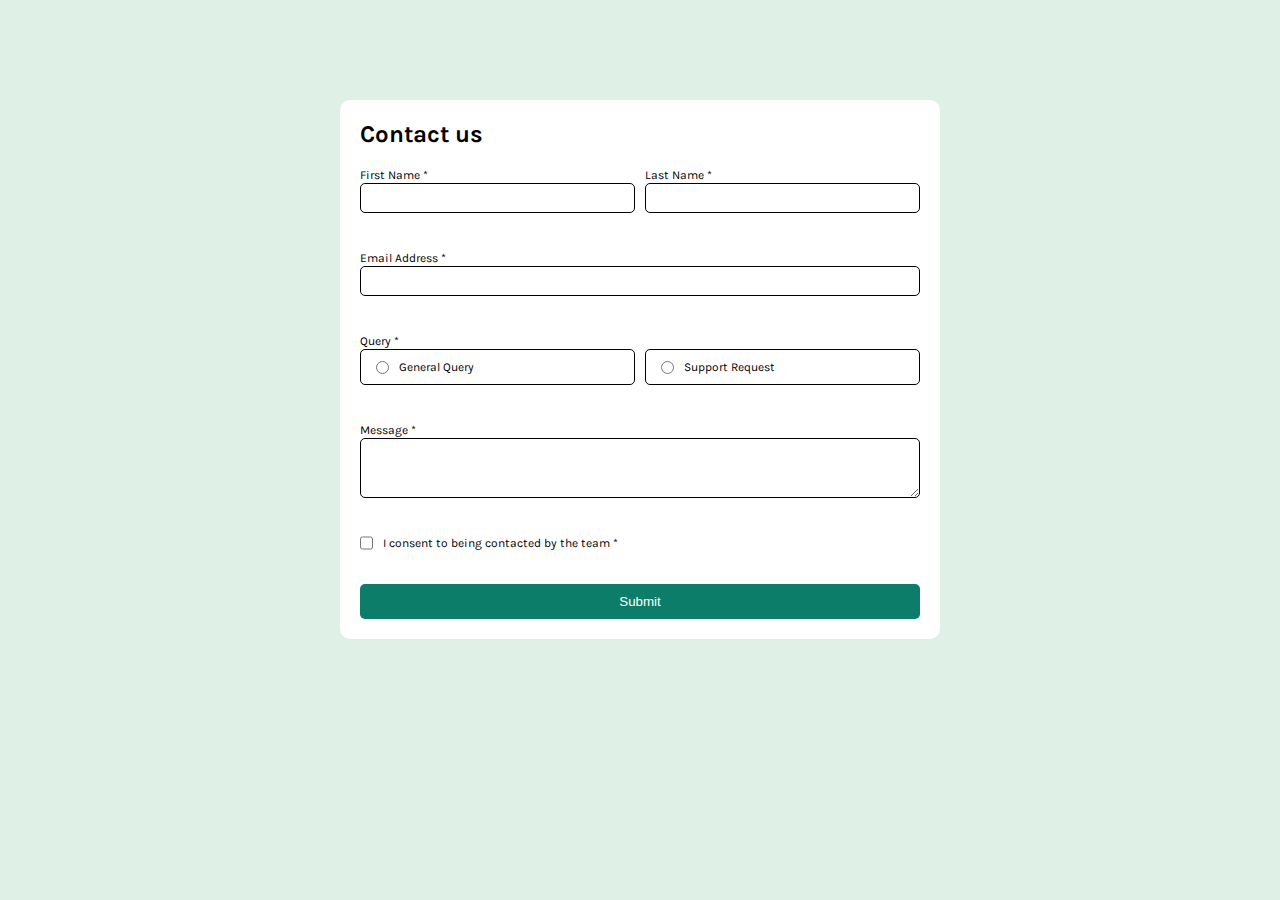
<file: contact-form-main/index.html>
<!DOCTYPE html>
<html lang="en">
  <head>
    <meta charset="UTF-8" />
    <meta name="viewport" content="width=device-width, initial-scale=1.0" />
    <!-- displays site properly based on user's device -->

    <link
      rel="icon"
      type="image/png"
      sizes="32x32"
      href="./assets/images/favicon-32x32.png"
    />
    <link rel="stylesheet" href="styles.css" />
    <title>Frontend Mentor | Contact form</title>

    <!-- Feel free to remove these styles or customise in your own stylesheet 👍 -->
    <style>
      .attribution {
        font-size: 11px;
        text-align: center;
      }
      .attribution a {
        color: hsl(228, 45%, 44%);
      }
    </style>
  </head>
  <body>
    <section class="toastBox" role="alert" aria-live="polite">
      <div>
        <img src="./assets/images/icon-success-check.svg" alt="Checkmark indicating success" />
        <span>
            Message Sent!
        </span>
      </div>
      Thanks for completing the form. We'll be in touch soon!
    </section>
    <main>
      <h2>Contact us</h2>
      <form>
        <article class="name">
          <div class="first">
            <label for="firstname">First Name *</label> <br />
            <input type="text" id="firstname" name="firstname" required aria-required="true" aria-label="firstname"/>
            <p class="error" aria-hidden="true">This field is required</p>
          </div>
          <div class="last">
            <label for="lastname">Last Name *</label> <br />
            <input type="text" id="lastname" name="lastname" required aria-required="true" aria-label="lastname"/>
            <p class="error" aria-hidden="true">This field is required</p>
          </div>
        </article>
        <article class="email">
          <label for="emailId">Email Address *</label><br />
          <input type="email" id="emailId" name="email" required aria-required="true" aria-label="email"/>
          <p class="error" aria-hidden="true">Please enter a valid email address</p>
        </article>
        <article class="query" aria-label="query">
          <label for="radio">Query *</label><br />
          <div class="radi">
            <label class="radio-container">
              <input type="radio" name="query" value="general" />
              <span>General Query</span>
            </label>

            <label class="radio-container">
              <input type="radio" name="query" value="support" />
              <span>Support Request</span>
            </label>
          </div>
          <p class="error" aria-hidden="true">Please select a query type</p>
        </article>
        <article class="message">
          <label for="message">Message *</label><br />
          <textarea id="message" name="message" required aria-required="true" aria-label="message"></textarea>
          <p class="error" aria-hidden="true">This field is required</p>
        </article>
        <article class="final">
          <input type="checkbox" name="concent" id="concent" aria-required="true" aria-label="checkbox"/>
          <span  for="concent" class="check" >
            I consent to being contacted by the team *
          </span>
        </article>
        <p class="error" aria-hidden="true" aria-label="error">
          To submit this form, please consent to being contacted
        </p>
        <button type="submit" role="submit">Submit</button>
      </form>
    </main>

    <!-- <div class="attribution">
    Challenge by <a href="https://www.frontendmentor.io?ref=challenge">Frontend Mentor</a>. 
    Coded by <a href="#">Your Name Here</a>.
  </div> -->
  </body>
  <script src="./main.js"></script>
</html>
</file>
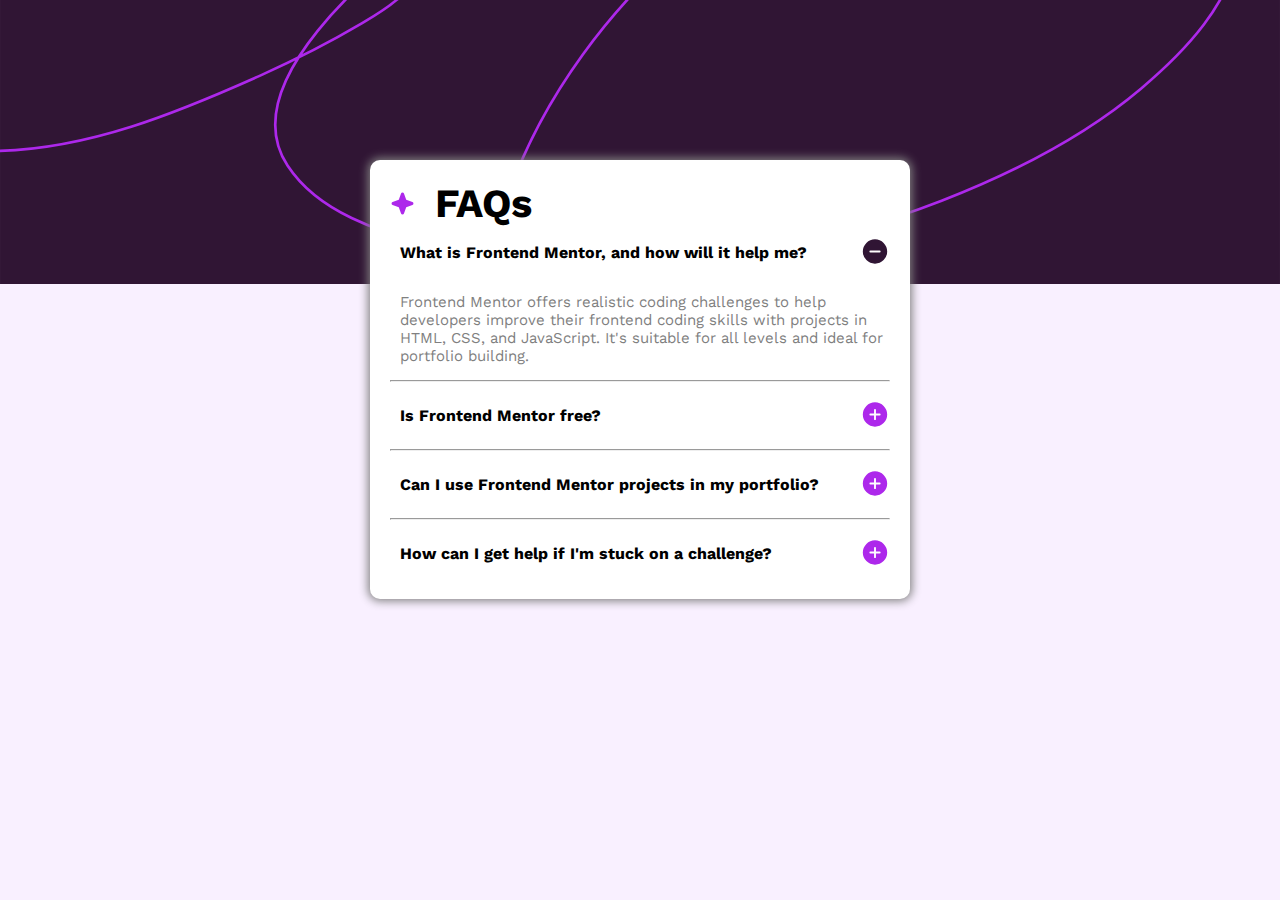
<file: faq-accordion-main/index.html>
<!DOCTYPE html>
<html lang="en">
  <head>
    <meta charset="UTF-8" />
    <meta name="viewport" content="width=device-width, initial-scale=1.0" />
    <!-- displays site properly based on user's device -->

    <link
      rel="icon"
      type="image/png"
      sizes="32x32"
      href="./assets/images/favicon-32x32.png"
    />
    <link
      href="https://fonts.googleapis.com/css2?family=Work+Sans:wght@400;600;700&display=swap"
      rel="stylesheet"
    />

    <link rel="stylesheet" href="style.css" />

    <title>Frontend Mentor | FAQ accordion</title>

    <!-- Feel free to remove these styles or customise in your own stylesheet 👍 -->
    <style>
      .attribution {
        font-size: 11px;
        text-align: center;
      }
      .attribution a {
        color: hsl(228, 45%, 44%);
      }
    </style>
  </head>
  <body>
    <main>
      <picture>
        <source
          media="(max-width:600px)"
          srcset="./assets/images/background-pattern-mobile.svg"
          alt="background image"
        />
        <img
          class="top-image"
          src="./assets/images/background-pattern-desktop.svg"
          alt="background image"
        />
      </picture>

      <article>
        <header>
          <img src="./assets/images/icon-star.svg" alt="star" />
          <h1>FAQs</h1>
        </header>
        <div class="question" aria-label="1st question">
          <section>
            <h3 class="ques" id="question1" data-target="answer1">
              What is Frontend Mentor, and how will it help me?
            </h3>
            <button aria-controls="answer1" aria-expanded="false">

                <img
                src="./assets/images/icon-minus.svg"
                alt="plus sign button to see answers"
                class="btn"
                data-target="answer1"
                />
            </button>
          </section>
          <p id="answer1" class="answer1" aria-label="answer description">
            Frontend Mentor offers realistic coding challenges to help
            developers improve their frontend coding skills with projects in
            HTML, CSS, and JavaScript. It's suitable for all levels and ideal
            for portfolio building.
          </p>
        </div>
        <hr />
        <div class="question"  aria-label="2nd question">
          <section>
            <h3 class="ques" id="answer2" data-target="answer2">Is Frontend Mentor free?</h3>
            <button aria-controls="answer2" aria-expanded="false">

                <img
                src="./assets/images/icon-plus.svg"
                alt=" plus sign button to see answers"
                class="btn"
                data-target="answer2"
                />
            </button>
          </section>
          <p id="answer2" class="answer2" aria-label="answer description">
            Yes, Frontend Mentor offers both free and premium coding challenges,
            with the free option providing access to a range of projects
            suitable for all skill levels.
          </p>
        </div>
        <hr />
        <div class="question" aria-label="3rd question">
          <section>
            <h3 class="ques" id="question3" data-target="answer3">
              Can I use Frontend Mentor projects in my portfolio?
            </h3>
            <button aria-controls="answer3" aria-expanded="false">

                <img
                src="./assets/images/icon-plus.svg"
                alt="plus sign to see answers"
                class="btn"
                data-target="answer3"
                />
            </button>
          </section>
          <p id="answer3" class="answer3" aria-label="answer description">
            Yes, you can use projects completed on Frontend Mentor in your
            portfolio. It's an excellent way to showcase your skills to
            potential employers!
          </p>
        </div>
        <hr />
        <div class="question" aria-label="4th question">
          <section>
            <h3 class="ques" id="question4" data-target="answer4">
              How can I get help if I'm stuck on a challenge?
            </h3>
            <button>

                <img
                src="./assets/images/icon-plus.svg"
                alt="plus sign button to see answers"
                class="btn"
                data-target="answer4"
                />
            </button>
          </section>
          <p id="answer4" class="answer4" aria-label="answer description">
            The best place to get help is inside Frontend Mentor's Discord
            community. There's a help channel where you can ask questions and
            seek support from other community members.
          </p>
        </div>
      </article>
    </main>

    <!-- FAQs

  What is Frontend Mentor, and how will it help me?

  Frontend Mentor offers realistic coding challenges to help developers improve their 
  frontend coding skills with projects in HTML, CSS, and JavaScript. It's suitable for 
  all levels and ideal for portfolio building.

  Is Frontend Mentor free?

  Yes, Frontend Mentor offers both free and premium coding challenges, with the free 
  option providing access to a range of projects suitable for all skill levels.

  Can I use Frontend Mentor projects in my portfolio?

  Yes, you can use projects completed on Frontend Mentor in your portfolio. It's an excellent
  way to showcase your skills to potential employers!

  How can I get help if I'm stuck on a Frontend Mentor challenge?
  
  The best place to get help is inside Frontend Mentor's Discord community. There's a help 
  channel where you can ask questions and seek support from other community members. -->

    <!-- <div class="attribution">
    Challenge by <a href="https://www.frontendmentor.io?ref=challenge" target="_blank">Frontend Mentor</a>. 
    Coded by <a href="#">Your Name Here</a>.
  </div> -->
  </body>
  <script src="./index.js"></script>
</html>
</file>
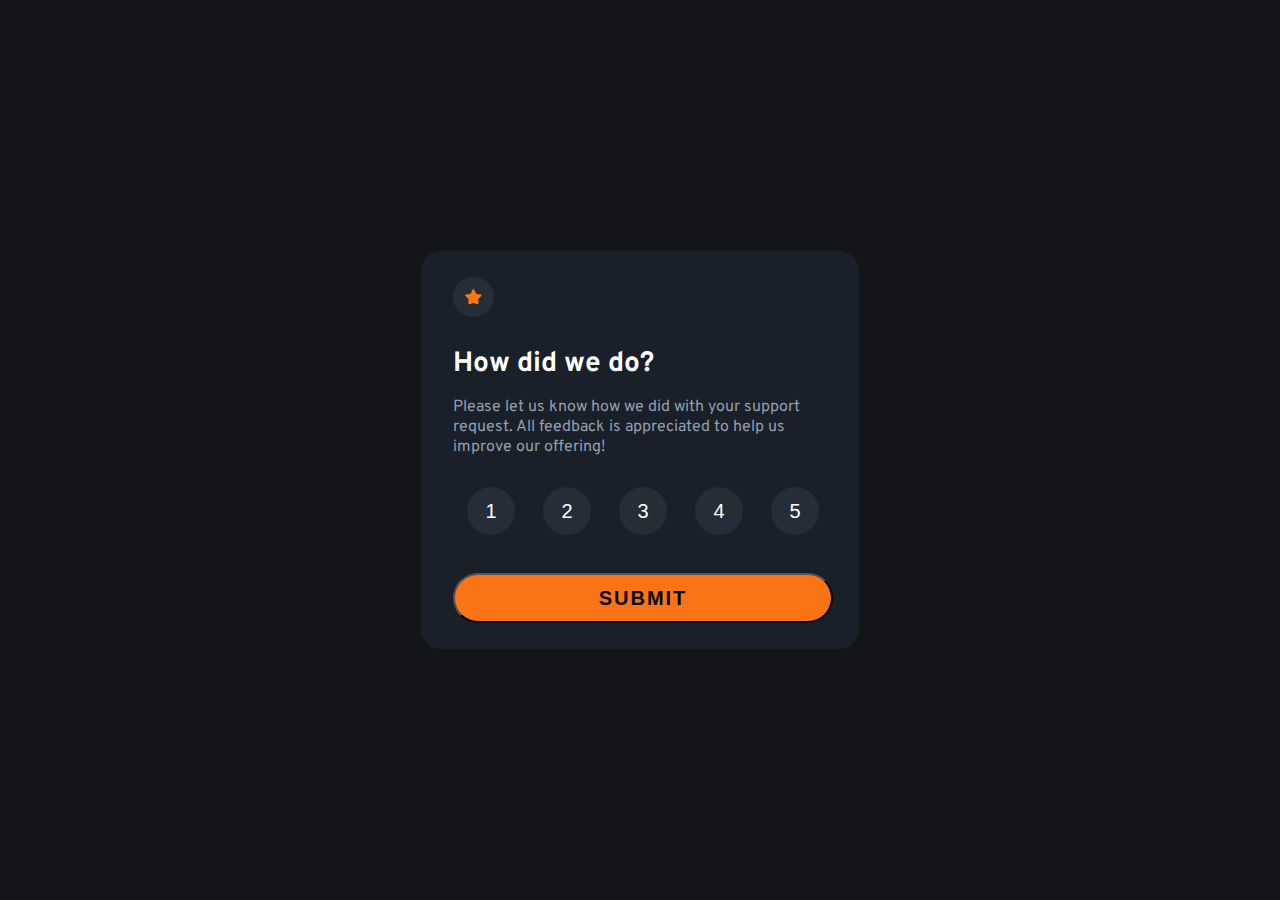
<file: interactive-rating-component-main/index.html>
<!DOCTYPE html>
<html lang="en">
  <head>
    <meta charset="UTF-8" />
    <meta name="viewport" content="width=device-width, initial-scale=1.0" />
    <!-- displays site properly based on user's device -->

    <link
      rel="icon"
      type="image/png"
      sizes="32x32"
      href="./images/favicon-32x32.png"
    />
    <link rel="stylesheet" href="style.css" />
    <link
      href="https://fonts.googleapis.com/css2?family=Overpass:wght@400;700&display=swap"
      rel="stylesheet"
    />

    <title>Frontend Mentor | Interactive rating component</title>

    <!-- Feel free to remove these styles or customise in your own stylesheet 👍 -->
    <style>
      .attribution {
        font-size: 11px;
        text-align: center;
      }
      .attribution a {
        color: hsl(228, 45%, 44%);
      }
    </style>
  </head>
  <body>
    <!-- Rating state start -->
    <main>
      <article class="starter ">
        <img src="./images/icon-star.svg" alt="star with in circle" />
        <header class="question">How did we do?</header>
        <p class="content">
          Please let us know how we did with your support request. All feedback
          is appreciated to help us improve our offering!
        </p>
        
        <nav aria-label="rating out of 5">
            <button onclick="handlescore('1',this)" aria-label="Rate 1 out of 5">1</button>
            <button onclick="handlescore('2',this)" aria-label="Rate 2 out of 5">2</button>
            <button onclick="handlescore('3',this)" aria-label="Rate 3 out of 5">3</button>
            <button onclick="handlescore('4',this)" aria-label="Rate 4 out of 5">4</button>
            <button onclick="handlescore('5',this)" aria-label="Rate 5 out of 5">5</button>
            </nav>
        <div>
          <button onclick="handleSubmit()" aria-label="Submit your rating" aria-disabled="true">SUBMIT</button>
        </div>
      </article>
      <article class="rating hide">
        <img src="./images/illustration-thank-you.svg" alt="score image" />
        <h3 class="score">You selected <span></span> out of 5</h3>
        <h1 class="thankyou">Thank you!</h1>
        <p class="thankcontent">
          We appreciate you taking the time to give a rating. If 
          you ever need more support, don't hesitate to get in touch!
        </p>
      </article>
    </main>

    <!-- Thank you state end -->

    <!-- <div class="attribution">
    Challenge by <a href="https://www.frontendmentor.io?ref=challenge" target="_blank">Frontend Mentor</a>. 
    Coded by <a href="#">Your Name Here</a>.
  </div> -->
  </body>
  <script src="./index.js"></script>
</html>
</file>
<file: contact-form-main/styles.css>
@import url('https://fonts.googleapis.com/css2?family=Karla:wght@400;700&display=swap');
p{
    margin: 0;padding: 0;
}
*{
    margin: 0;
    padding: 0;
    box-sizing: border-box;
    
}
body{
    display: flex;
    align-items: center;
    justify-content: center;
    height: 100%;
    background-color: hsl(148, 38%, 91%);
    font-family: 'Karla', sans-serif;
    font-weight: 400;
    flex-direction: column;

}
main{
    background-color: white;
    padding: 20px;

    border-radius: 10px;
    
    width: 600px;
    margin-bottom: 100px;
    margin-top: 100px;
    

}
.name{
    display: flex;
    align-items: center;
    justify-content: space-between;
    gap: 10px;
    /* margin-bottom: 20px; */
    

}
.name input{
    height: 30px;
    border-radius: 5px;
    border: 1px solid black;
}
.first{
    width: 60%;
}
.last{
    width: 60%;
}
form{
    display: flex;
    flex-direction: column;
    
    margin-top: 1rem;
    
}
label{
    font-size: 12px;
}

.email input{
    width: 100%;
    height: 30px;
    border-radius: 5px;
    border: 1px solid black;
}

.radi{
    display: flex;
    align-items: center;
    justify-content: space-around;
    gap: 10px;

}
.radio-container{
    display: flex;
    align-items: center;
    justify-content: start;
    gap: 10px;
    border: 1px solid black;
    width: 100%;
    padding: 10px 0px 10px 15px;
    border-radius: 5px;
    cursor: pointer;
}
.message textarea{
    width: 100%;
    height: 60px;
    padding-left: 5px;
    padding-top: 5px;
    border: 1px solid black;

    border-radius: 5px;
}
.message{
    /* margin-bottom: 20px; */
}
input{
    padding-left: 5px;
    cursor: pointer;
}
.check{
    font-size: 12px;
}
.final{
    display: flex;
    gap: 10px;
    /* margin-bottom: 20px; */
}

button[type="submit"]{
    height: 35px;
    background-color: hsl(169, 82%, 27%);
    font-weight: 500;
    border-radius: 5px;
    color: white;
    border: none;
    cursor: pointer;
    
}
.error{
    /* display: none; */
    visibility: hidden;
    color:red;
    font-size: 12px;
    margin-bottom: 20px;
    

}
#firstname:focus{
    border: 2px solid hsl(186, 15%, 59%);
    outline: none;
}
#firstname:active{
    border: 2px solid hsl(186, 15%, 59%);
    outline: none;
}
#firstname:hover{
    border: 2px solid hsl(186, 15%, 59%);
    outline: none;
}
#emailId:focus{
    border: 2px solid hsl(186, 15%, 59%);
    outline: none;
}
#emailId:active{
    border: 2px solid hsl(186, 15%, 59%);
    outline: none;
}
#emailId:hover{
    border: 2px solid hsl(186, 15%, 59%);
    outline: none;
}
#lastname:focus{
    border: 2px solid hsl(186, 15%, 59%);
    outline: none;
}
#lastname:active{
    border: 2px solid hsl(186, 15%, 59%);
    outline: none;
}
#lastname:hover{
    border: 2px solid hsl(186, 15%, 59%);
    outline: none;
}
textarea:focus{
    border: 2px solid hsl(186, 15%, 59%);
    outline: none;
}
textarea:active{
    border: 2px solid hsl(186, 15%, 59%);
    outline: none;
}
textarea:hover{
    border: 2px solid hsl(186, 15%, 59%);
    outline: none;
}
#firstname{
    width: 100%;
}
#lastname{
    width: 100%;
}

.toastBox{
    
    
    display: none;
    /* display: flex; */
    flex-direction: column;
    align-items: flex-start;
    padding: 30px;

    background: hsl(187, 24%, 22%);
    color: white;
    border-radius: 10px;
    margin-top: 10px;

    transition: all 0.5s ease-in-out;

}
.toastBox div{
    display: flex;
    align-items: center;
    justify-content: center;
    gap: 20px;
    margin-bottom: 10px;
    
    
}


.radio-container:hover{
    background-color: hsl(148, 38%, 91%);
}


@media (max-width:650px){
    main{
        width: 350px;
    }
    .name{
        display: flex;
        flex-direction: column;
        align-items: flex-start;
    }
    .first{
        width: 100%;
        height: 60px;
    }
    .last{
        width: 100%;
        height: 60px;
        margin-bottom: 20px;
    }
    .radi{
        display: flex;
        flex-direction: column;
    }
}
</file>
<file: faq-accordion-main/style.css>
body {
  margin: 0;
  padding: 0;
  background-color: hsl(275, 100%, 97%);
  font-family: "Work Sans", sans-serif;
}

main {
  height: 100%;
  display: flex;
  align-items: center;
  justify-content: start;
  flex-direction: column;
  gap: 0;
}

.top-image {
  width: 100%;
}

article {
  width: 500px;
  background: white;
  padding: 20px;
  display: relative;
  margin-top: -10%;
  margin-bottom: 100px;
  border-radius: 10px;
  box-shadow: 0px 0px 10px 2px grey;
}
header {
  display: flex;
  gap: 20px;
}
header img {
  width: 25px;
}
header h1 {
  font-size: 40px;
  margin: 0;
}
h3 {
  font-size: 16px;
}
h3:hover {
  transition: all 0.2s ease-in-out;
  cursor: pointer;
  color: hsl(281, 83%, 54%);
}
section {
  display: flex;
  justify-content: space-between;
}
hr {
  background-color: gray;
}
.hide {
  display: none;
}
.btn {
  cursor: pointer;
}
p{
    color: gray;
    font-size: 15px;
}
.question{
    padding-left: 10px;
    /* padding-right: 10px; */
}
button{
    border: none;
    background: transparent;
    margin: 0;padding: 0;
}
@media (max-width: 600px) {
  article {
    width: 330px;
    background: white;
    padding: 20px;
    display: relative;
    margin-top: -20%;
    margin-bottom: 100px;
  }
  .top-image {
    width: 100%;
    object-fit: fill;
  }
  picture {
    width: 100%;
  }
}
</file>
<file: interactive-rating-component-main/style.css>
*{
    margin: 0;
    padding: 0;
}
body{
    display: flex;
    align-items: center;
    justify-content: center;
    height: 100vh;
    color: white;
    font-family: 'Overpass', sans-serif;
    background-color: #141519;
}
main{
    max-width: 380px;
    padding: 26px 26px 26px 32px;
    background-color: #19202a;
    border-radius: 20px;
    




}
.starter img{
    background-color:  hsl(213, 19%, 18%);
    padding: 12px;
    border-radius: 50%;
    margin-bottom: 6%;

}
.question, .thankyou{
    font-size: 28px;
    font-weight: bolder;
    margin-bottom: 4%;
    
}
.content{
    font-size: 16px;
    font-weight: 400;
    color: hsl(217, 12%, 63%);
    margin-bottom: 8%;
}
nav{
    display: flex;
    justify-content: space-around;
    margin-bottom: 10%;

}
nav button{
    width: 3rem;
    height: 3rem;
    background-color: hsl(213, 19%, 18%);
    border: none;
    border-radius: 50%;
    font-size: 20px;
    padding: 8px;
    color: white;
}
nav button:hover{
    background: hsl(0, 0%, 100%);
    color: black;
}

div {
    /* width: 80%; */
    display: flex;align-items: center;
    justify-content: center;
    height: 50px;
}
div button{
    width: 100%;
    height: 100%;
    border-radius: 25px;
    font-size: 20px;
    font-weight: bold;
    background-color: hsl(25, 97%, 53%);
    letter-spacing: 2px;
}
div button:hover{
    background-color: white;
}
.rating{
    display: flex;
    flex-direction: column;
    align-items: center;
    justify-content: center;
}
.hide{
    display: none;
}

.rating img{
    /* width: 200px;
    height: 200px; */
    margin-bottom: 6%;
}

.score{
    background: hsl(213, 19%, 18%);
    padding: 6px 24px 3px 24px;
    border-radius: 15px;
    color: hsl(25, 97%, 53%);
    margin-bottom: 6%;
}
.thankcontent{
    font-size: 17px;
    text-align: center;
}
.active{
    background-color:hsl(25, 97%, 53%) !important ;
}
button{
    cursor: pointer;
}
</file>
